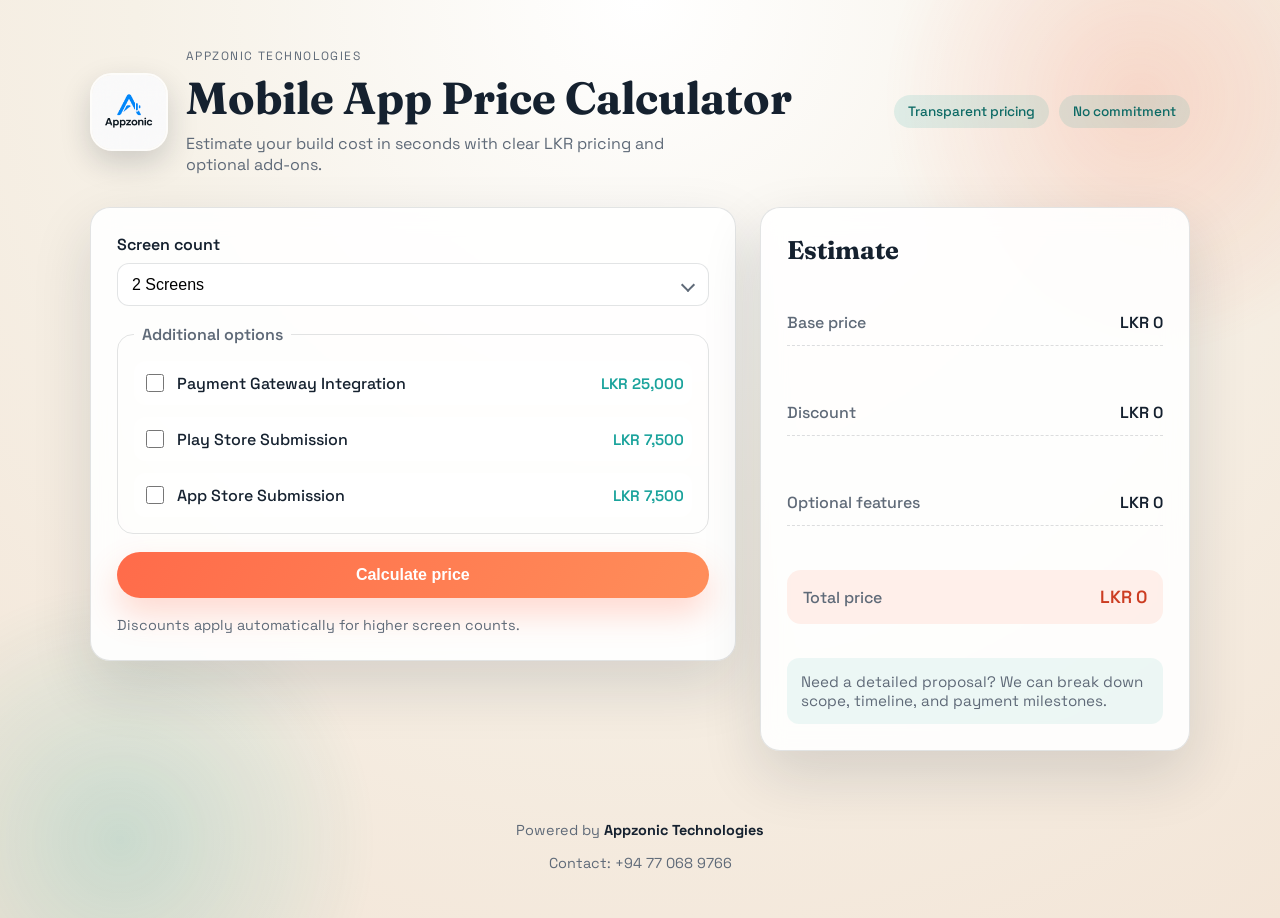
<file: price.html>
<!DOCTYPE html>
<html lang="en">
<head>
  <meta charset="UTF-8">
  <meta name="viewport" content="width=device-width, initial-scale=1.0">
  <title>Appzonic Technologies</title>
  <link rel="stylesheet" href="styles.css">
  <link href="img/1.jpg" rel="icon">
</head>
<body>
  <main class="page">
    <header class="hero">
      <div class="brand">
        <img src="img/1.jpg" alt="Appzonic Logo" class="logo">
        <div class="brand-copy">
          <p class="eyebrow">Appzonic Technologies</p>
          <h1>Mobile App Price Calculator</h1>
          <p class="subtitle">Estimate your build cost in seconds with clear LKR pricing and optional add-ons.</p>
        </div>
      </div>
      <div class="hero-meta">
        <span class="meta-pill">Transparent pricing</span>
        <span class="meta-pill">No commitment</span>
      </div>
    </header>

    <div class="calculator-grid">
      <form class="card calculator-card" onsubmit="event.preventDefault(); calculatePrice();">
        <div class="field">
          <label for="screenCount">Screen count</label>
          <div class="select-wrap">
            <select id="screenCount" name="screenCount" aria-label="Select screen count">
              <script>
                for (let i = 2; i <= 20; i++) {
                  document.write(`<option value="${i}">${i} Screens</option>`);
                }
              </script>
            </select>
          </div>
        </div>

        <fieldset class="additional-options">
          <legend>Additional options</legend>
          <label class="option">
            <input type="checkbox" id="paymentGateway" value="25000">
            <span class="option-title">Payment Gateway Integration</span>
            <span class="option-price">LKR 25,000</span>
          </label>
          <label class="option">
            <input type="checkbox" id="playStore" value="7500">
            <span class="option-title">Play Store Submission</span>
            <span class="option-price">LKR 7,500</span>
          </label>
          <label class="option">
            <input type="checkbox" id="appStore" value="7500">
            <span class="option-title">App Store Submission</span>
            <span class="option-price">LKR 7,500</span>
          </label>
        </fieldset>

        <button class="primary" type="submit">Calculate price</button>
        <p class="helper">Discounts apply automatically for higher screen counts.</p>
      </form>

      <aside class="card summary-card">
        <h2>Estimate</h2>
        <div class="results">
          <p id="basePrice" class="result-row">
            <span class="label">Base price</span>
            <span class="value">LKR <span>0</span></span>
          </p>
          <p id="discount" class="result-row">
            <span class="label">Discount</span>
            <span class="value">LKR <span>0</span></span>
          </p>
          <p id="optionalCost" class="result-row">
            <span class="label">Optional features</span>
            <span class="value">LKR <span>0</span></span>
          </p>
          <p id="totalPrice" class="result-row total">
            <span class="label">Total price</span>
            <span class="value">LKR <span>0</span></span>
          </p>
        </div>
        <div class="summary-note">
          Need a detailed proposal? We can break down scope, timeline, and payment milestones.
        </div>
      </aside>
    </div>
  </main>

  <!-- Footer -->
  <footer class="site-footer">
    <p>Powered by <b>Appzonic Technologies</b></p>
    <p>Contact: +94 77 068 9766</p>
  </footer>

  <script src="script.js"></script>
</body>
</html>
</file>
<file: styles.css>
@import url("https://fonts.googleapis.com/css2?family=Fraunces:wght@600;700&family=Space+Grotesk:wght@400;500;600&display=swap");

:root {
  --bg: #f6f1e7;
  --bg-2: #fef7ef;
  --ink: #15212f;
  --muted: #5f6a78;
  --accent: #ff6b4a;
  --accent-2: #1aa39c;
  --card: rgba(255, 255, 255, 0.9);
  --border: rgba(21, 33, 47, 0.12);
  --shadow: 0 24px 60px rgba(21, 33, 47, 0.14);
  --radius: 20px;
}

* {
  box-sizing: border-box;
}

body {
  font-family: "Space Grotesk", "Helvetica Neue", sans-serif;
  color: var(--ink);
  margin: 0;
  min-height: 100vh;
  background: radial-gradient(circle at top, #ffffff 0%, var(--bg) 45%, #f3e5d7 100%);
  display: flex;
  flex-direction: column;
}

body::before,
body::after {
  content: "";
  position: fixed;
  width: 520px;
  height: 520px;
  border-radius: 50%;
  z-index: -1;
  opacity: 0.55;
  filter: blur(0);
  animation: drift 18s ease-in-out infinite;
}

body::before {
  background: radial-gradient(circle, rgba(255, 107, 74, 0.35), transparent 70%);
  top: -160px;
  right: -120px;
}

body::after {
  background: radial-gradient(circle, rgba(26, 163, 156, 0.35), transparent 70%);
  bottom: -200px;
  left: -140px;
  animation-delay: 3s;
}

.page {
  width: min(1100px, 92vw);
  margin: 48px auto 32px;
}

.hero {
  display: flex;
  flex-direction: column;
  gap: 20px;
  margin-bottom: 32px;
  animation: rise 0.8s ease-out both;
}

.brand {
  display: flex;
  gap: 18px;
  align-items: center;
}

.logo {
  width: 78px;
  height: 78px;
  border-radius: 22px;
  object-fit: cover;
  border: 2px solid rgba(255, 255, 255, 0.8);
  box-shadow: 0 12px 30px rgba(21, 33, 47, 0.18);
}

.brand-copy h1 {
  font-family: "Fraunces", "Times New Roman", serif;
  font-size: clamp(2rem, 4vw, 2.8rem);
  margin: 6px 0 8px;
}

.eyebrow {
  letter-spacing: 0.12em;
  text-transform: uppercase;
  font-size: 0.75rem;
  color: var(--muted);
  margin: 0;
}

.subtitle {
  margin: 0;
  max-width: 540px;
  color: var(--muted);
  font-size: 1rem;
}

.hero-meta {
  display: flex;
  flex-wrap: wrap;
  gap: 10px;
}

.meta-pill {
  padding: 8px 14px;
  border-radius: 999px;
  background: rgba(26, 163, 156, 0.12);
  color: #0d6a65;
  font-weight: 500;
  font-size: 0.85rem;
}

.calculator-grid {
  display: grid;
  gap: 24px;
}

.card {
  background: var(--card);
  border-radius: var(--radius);
  border: 1px solid var(--border);
  box-shadow: var(--shadow);
  padding: 26px;
  backdrop-filter: blur(12px);
  animation: rise 0.9s ease-out both;
}

.calculator-card {
  display: flex;
  flex-direction: column;
  gap: 18px;
  animation-delay: 0.1s;
}

.field label {
  font-weight: 600;
  display: block;
  margin-bottom: 8px;
}

.select-wrap {
  position: relative;
}

.select-wrap::after {
  content: "";
  position: absolute;
  right: 16px;
  top: 50%;
  width: 8px;
  height: 8px;
  border-right: 2px solid var(--muted);
  border-bottom: 2px solid var(--muted);
  transform: translateY(-50%) rotate(45deg);
  pointer-events: none;
}

select {
  width: 100%;
  padding: 12px 44px 12px 14px;
  font-size: 1rem;
  border-radius: 12px;
  border: 1px solid var(--border);
  background: #ffffff;
  appearance: none;
}

select:focus-visible,
input:focus-visible,
button:focus-visible {
  outline: 2px solid rgba(26, 163, 156, 0.5);
  outline-offset: 2px;
}

.additional-options {
  border: 1px solid var(--border);
  border-radius: 16px;
  padding: 16px;
  display: grid;
  gap: 12px;
  margin: 0;
}

.additional-options legend {
  font-weight: 600;
  padding: 0 8px;
  color: var(--muted);
}

.option {
  display: grid;
  grid-template-columns: auto 1fr auto;
  align-items: center;
  gap: 10px;
  padding: 10px 8px;
  border-radius: 12px;
  background: rgba(255, 255, 255, 0.7);
}

.option input {
  accent-color: var(--accent-2);
  width: 18px;
  height: 18px;
}

.option-title {
  font-weight: 500;
}

.option-price {
  font-weight: 600;
  color: var(--accent-2);
  font-size: 0.95rem;
}

.primary {
  border: none;
  border-radius: 999px;
  padding: 14px 24px;
  font-size: 1rem;
  font-weight: 600;
  color: white;
  background: linear-gradient(120deg, #ff6b4a, #ff8e5a);
  box-shadow: 0 16px 32px rgba(255, 107, 74, 0.25);
  cursor: pointer;
  transition: transform 0.2s ease, box-shadow 0.2s ease;
}

.primary:hover {
  transform: translateY(-2px);
  box-shadow: 0 20px 40px rgba(255, 107, 74, 0.3);
}

.helper {
  margin: 0;
  font-size: 0.9rem;
  color: var(--muted);
}

.summary-card {
  display: flex;
  flex-direction: column;
  gap: 18px;
  animation-delay: 0.2s;
}

.summary-card h2 {
  margin: 0;
  font-family: "Fraunces", "Times New Roman", serif;
  font-size: 1.6rem;
}

.results {
  display: grid;
  gap: 12px;
}

.result-row {
  display: flex;
  align-items: center;
  justify-content: space-between;
  padding: 12px 0;
  border-bottom: 1px dashed rgba(21, 33, 47, 0.15);
}

.result-row .label {
  color: var(--muted);
  font-weight: 500;
}

.result-row .value {
  font-weight: 600;
  color: var(--ink);
}

.result-row.total {
  border-bottom: none;
  padding: 16px;
  border-radius: 14px;
  background: rgba(255, 107, 74, 0.1);
}

.result-row.total .value {
  color: #cc3d22;
  font-size: 1.1rem;
}

.summary-note {
  font-size: 0.95rem;
  color: var(--muted);
  background: rgba(26, 163, 156, 0.08);
  padding: 14px;
  border-radius: 12px;
}

.site-footer {
  text-align: center;
  padding: 24px 0 32px;
  color: var(--muted);
  font-size: 0.9rem;
}

.site-footer b {
  color: var(--ink);
}

@media (min-width: 900px) {
  .calculator-grid {
    grid-template-columns: 1.2fr 0.8fr;
    align-items: start;
  }

  .hero {
    flex-direction: row;
    justify-content: space-between;
    align-items: center;
  }
}

@media (max-width: 640px) {
  .page {
    margin-top: 32px;
  }

  .brand {
    flex-direction: column;
    align-items: flex-start;
  }

  .logo {
    width: 64px;
    height: 64px;
  }

  .option {
    grid-template-columns: auto 1fr;
  }

  .option-price {
    grid-column: 2;
  }
}

@media (prefers-reduced-motion: reduce) {
  * {
    animation: none !important;
    transition: none !important;
  }
}

@keyframes rise {
  from {
    opacity: 0;
    transform: translateY(12px);
  }
  to {
    opacity: 1;
    transform: translateY(0);
  }
}

@keyframes drift {
  0%,
  100% {
    transform: translateY(0);
  }
  50% {
    transform: translateY(18px);
  }
}
</file>
